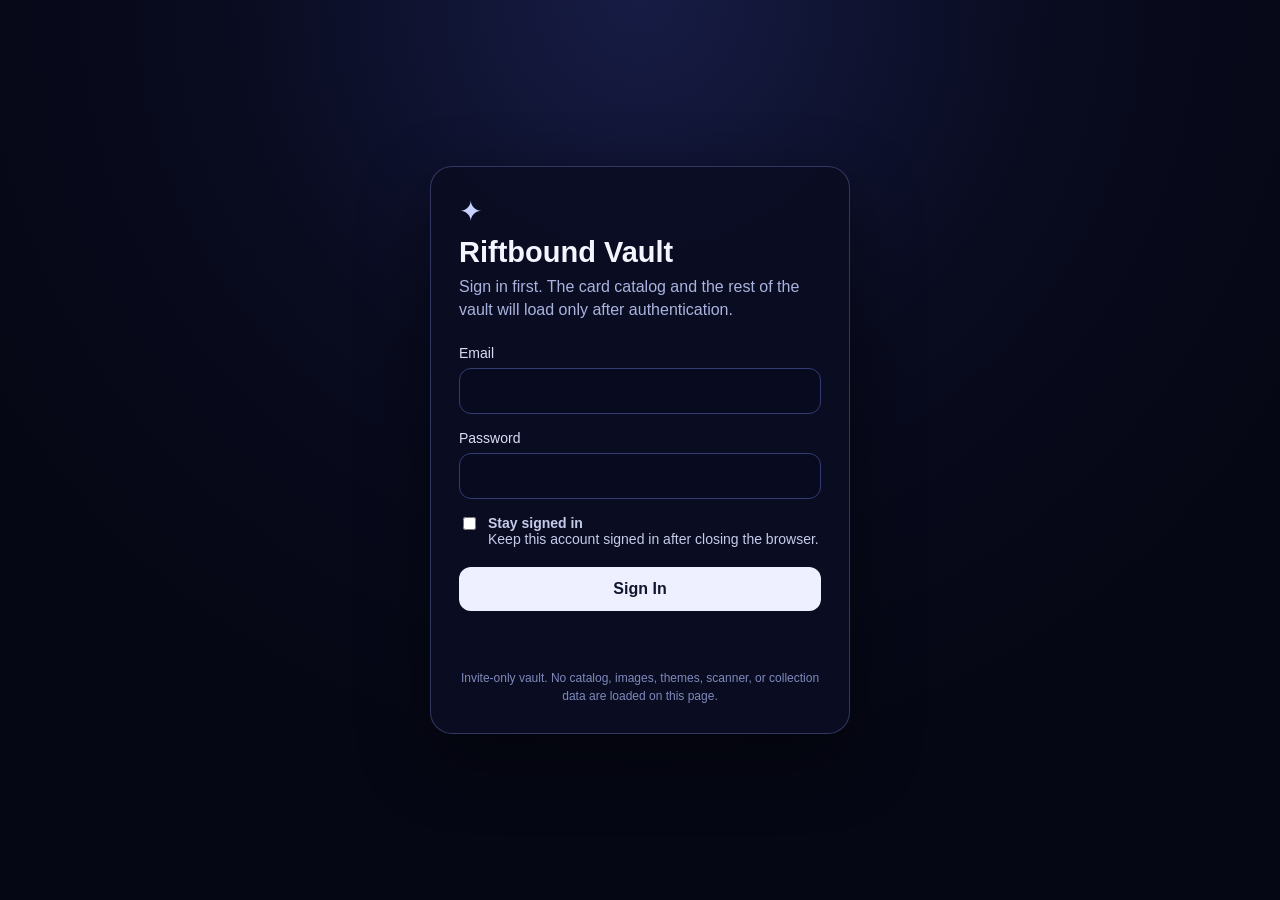
<file: login.html>
<!doctype html>
<html lang="en">
<head>
  <meta charset="utf-8">
  <meta name="viewport" content="width=device-width,initial-scale=1,viewport-fit=cover">
  <meta name="theme-color" content="#050714">
  <meta name="apple-mobile-web-app-capable" content="yes">
  <meta name="apple-mobile-web-app-status-bar-style" content="black-translucent">
  <title>Sign In · Riftbound Vault</title>
  <style>
    *{box-sizing:border-box}html,body{margin:0;min-height:100%;background:#050714;color:#f4f5ff;font-family:-apple-system,BlinkMacSystemFont,"Segoe UI",sans-serif}body{min-height:100dvh;display:grid;place-items:center;padding:24px;background:radial-gradient(circle at top,#171c45 0,#090b1f 38%,#050714 72%)}.card{width:min(100%,420px);padding:28px;border:1px solid rgba(152,166,255,.28);border-radius:22px;background:rgba(11,14,35,.96);box-shadow:0 24px 70px rgba(0,0,0,.45)}.mark{font-size:28px;margin-bottom:8px;color:#c8d0ff}h1{font-size:29px;margin:0 0 6px}.sub{color:#aab3de;margin:0 0 24px;line-height:1.45}.field{display:block;margin:0 0 16px;font-size:14px;color:#d9ddf7}.field input{display:block;width:100%;margin-top:7px;padding:14px 15px;border:1px solid #343b72;border-radius:12px;background:#080b20;color:#fff;font:inherit;outline:none}.field input:focus{border-color:#7f91ff;box-shadow:0 0 0 3px rgba(127,145,255,.16)}.remember{display:flex;gap:9px;align-items:flex-start;margin:4px 0 20px;color:#c6cbea;font-size:14px}.remember input{margin-top:2px}button{width:100%;border:0;border-radius:12px;padding:14px 18px;font:700 16px/1 -apple-system,BlinkMacSystemFont,"Segoe UI",sans-serif;background:#eef0ff;color:#11162f;cursor:pointer}button:disabled{opacity:.58}.msg{min-height:22px;margin:14px 0 0;color:#b9c2ef;font-size:14px;line-height:1.4}.msg.error{color:#ffb9c1}.note{margin:22px 0 0;color:#7f89bb;font-size:12px;line-height:1.5;text-align:center}
  </style>
</head>
<body>
  <main class="card">
    <div class="mark" aria-hidden="true">✦</div>
    <h1>Riftbound Vault</h1>
    <p class="sub">Sign in first. The card catalog and the rest of the vault will load only after authentication.</p>
    <form id="loginForm">
      <label class="field">Email<input id="email" name="email" type="email" autocomplete="username" inputmode="email" autocapitalize="none" required></label>
      <label class="field">Password<input id="password" name="password" type="password" autocomplete="current-password" minlength="8" required></label>
      <label class="remember"><input id="stay" type="checkbox"><span><strong>Stay signed in</strong><br>Keep this account signed in after closing the browser.</span></label>
      <button id="submit" type="submit">Sign In</button>
      <div id="message" class="msg" role="status" aria-live="polite"></div>
    </form>
    <p class="note">Invite-only vault. No catalog, images, themes, scanner, or collection data are loaded on this page.</p>
  </main>
<script>
(() => {
  'use strict';
  const SUPABASE_URL='https://ivqtgclygiikagfuicjd.supabase.co';
  const SUPABASE_KEY='sb_publishable_Iweuvn4mcU02xrDyPSJWig_uRWzAsfd';
  const AUTH_KEY='riftbound-vault-auth-v1';
  const PREF_KEY='riftbound-vault-stay-signed-in-v1';
  const form=document.getElementById('loginForm');
  const email=document.getElementById('email');
  const password=document.getElementById('password');
  const stay=document.getElementById('stay');
  const submit=document.getElementById('submit');
  const message=document.getElementById('message');

  function readSession(){
    try{return JSON.parse(localStorage.getItem(AUTH_KEY)||sessionStorage.getItem(AUTH_KEY)||'null')}catch{return null}
  }
  function validSession(s){return !!(s&&s.access_token&&s.refresh_token&&s.user)}
  function destination(){return './?mobileauth=2'}
  stay.checked=localStorage.getItem(PREF_KEY)==='1';
  if(validSession(readSession())){location.replace(destination());return}

  async function signIn(address,secret){
    const res=await fetch(SUPABASE_URL+'/auth/v1/token?grant_type=password',{
      method:'POST',
      headers:{apikey:SUPABASE_KEY,'Content-Type':'application/json'},
      body:JSON.stringify({email:address,password:secret})
    });
    let data=null;try{data=await res.json()}catch{}
    if(!res.ok)throw new Error(data?.msg||data?.message||data?.error_description||data?.error||'Unable to sign in');
    return data;
  }

  form.addEventListener('submit',async event=>{
    event.preventDefault();
    message.className='msg';message.textContent='Signing in…';submit.disabled=true;
    try{
      const data=await signIn(email.value.trim(),password.value);
      const session={access_token:data.access_token,refresh_token:data.refresh_token,expiresAt:Date.now()+Number(data.expires_in||3600)*1000,user:data.user};
      localStorage.setItem(PREF_KEY,stay.checked?'1':'0');
      if(stay.checked){localStorage.setItem(AUTH_KEY,JSON.stringify(session));sessionStorage.removeItem(AUTH_KEY)}
      else{sessionStorage.setItem(AUTH_KEY,JSON.stringify(session));localStorage.removeItem(AUTH_KEY)}
      message.textContent='Signed in. Opening your vault…';
      location.replace(destination());
    }catch(err){
      message.className='msg error';message.textContent=err?.message||'Unable to sign in';submit.disabled=false;password.select();
    }
  });
})();
</script>
</body>
</html>
</file>
